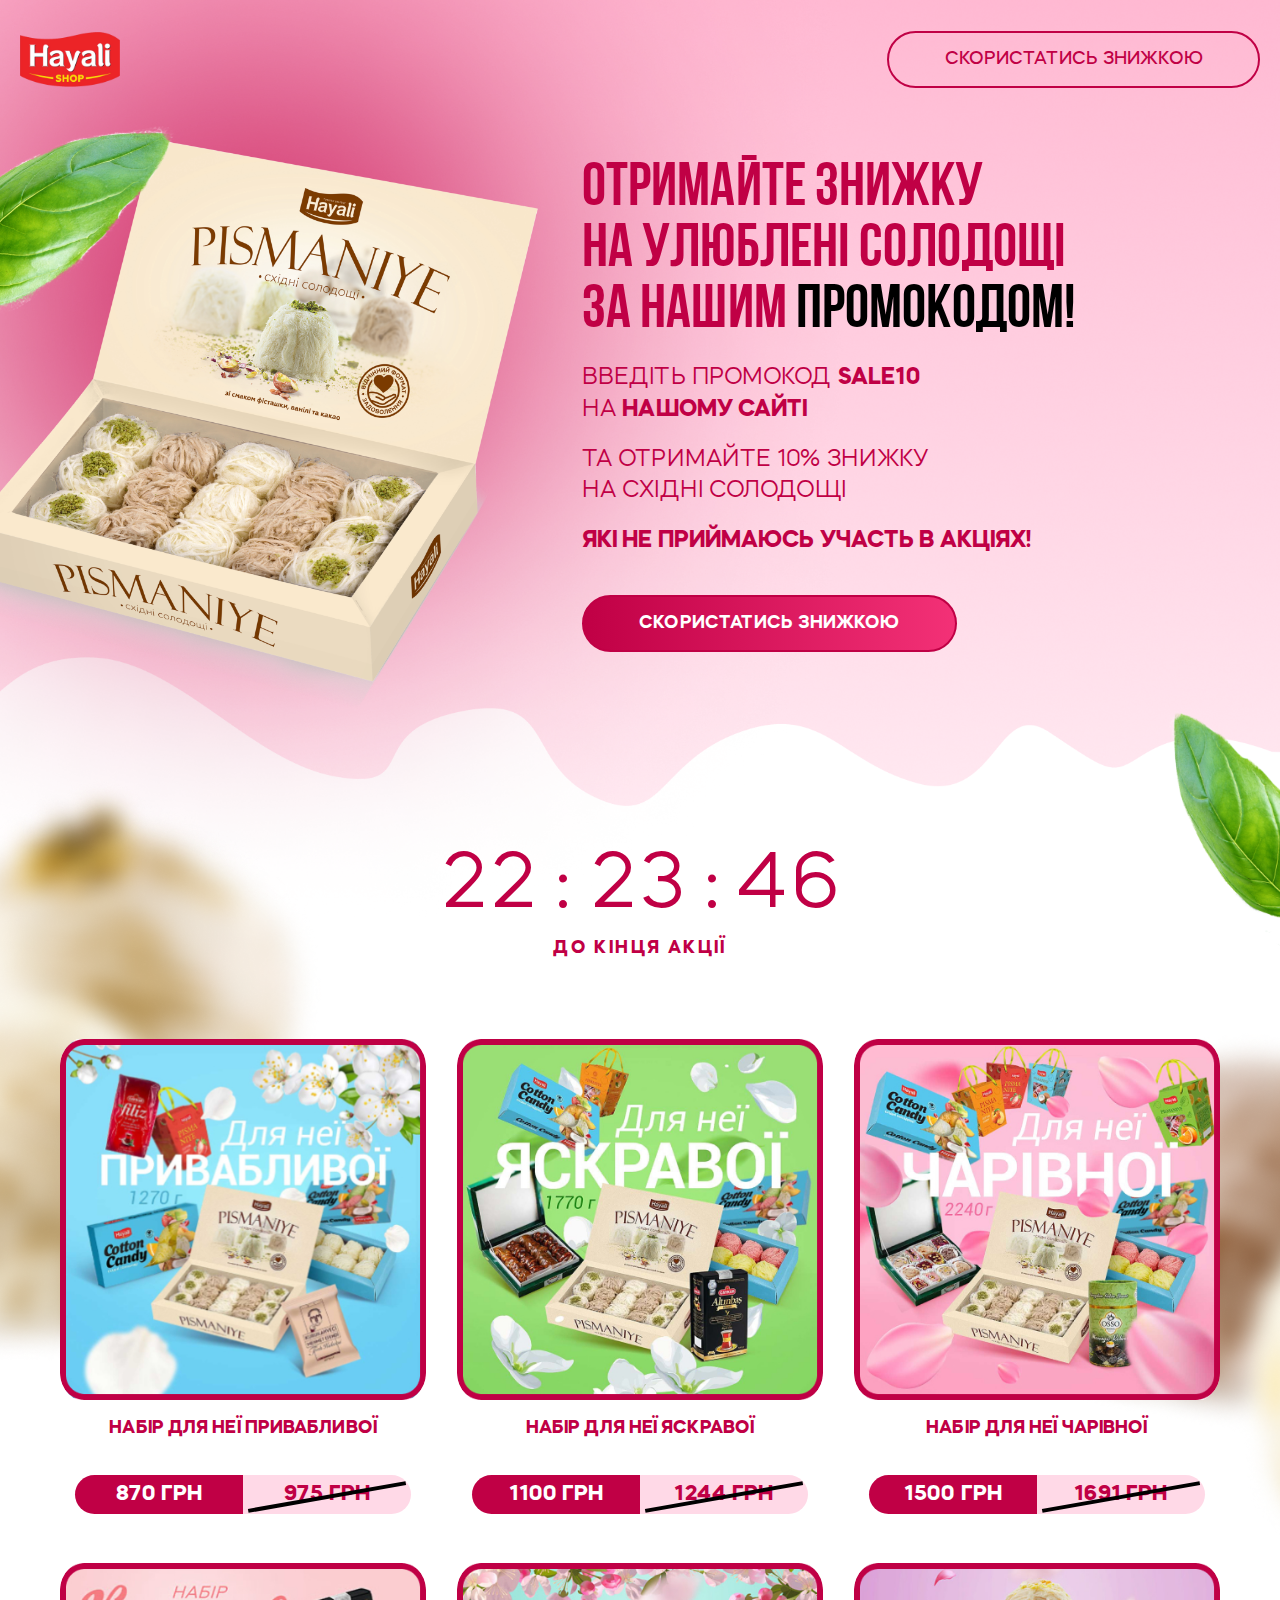
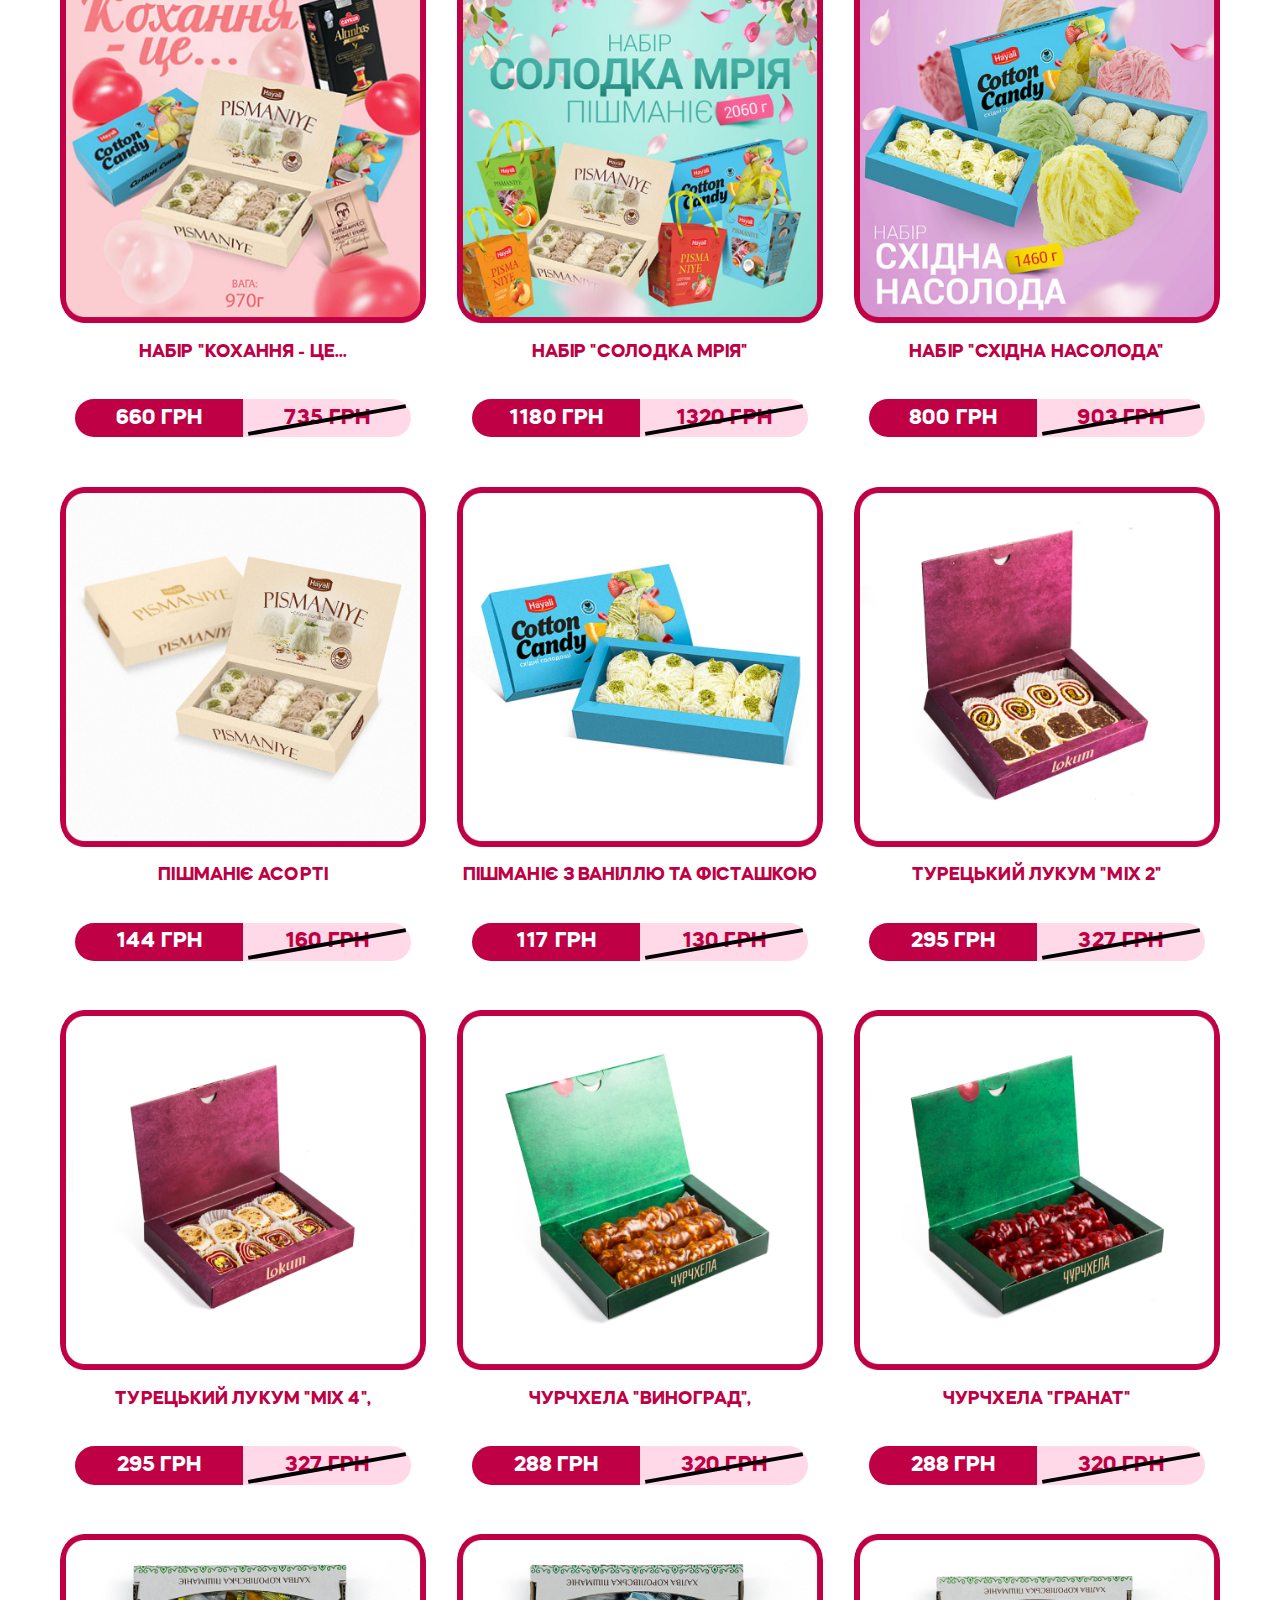
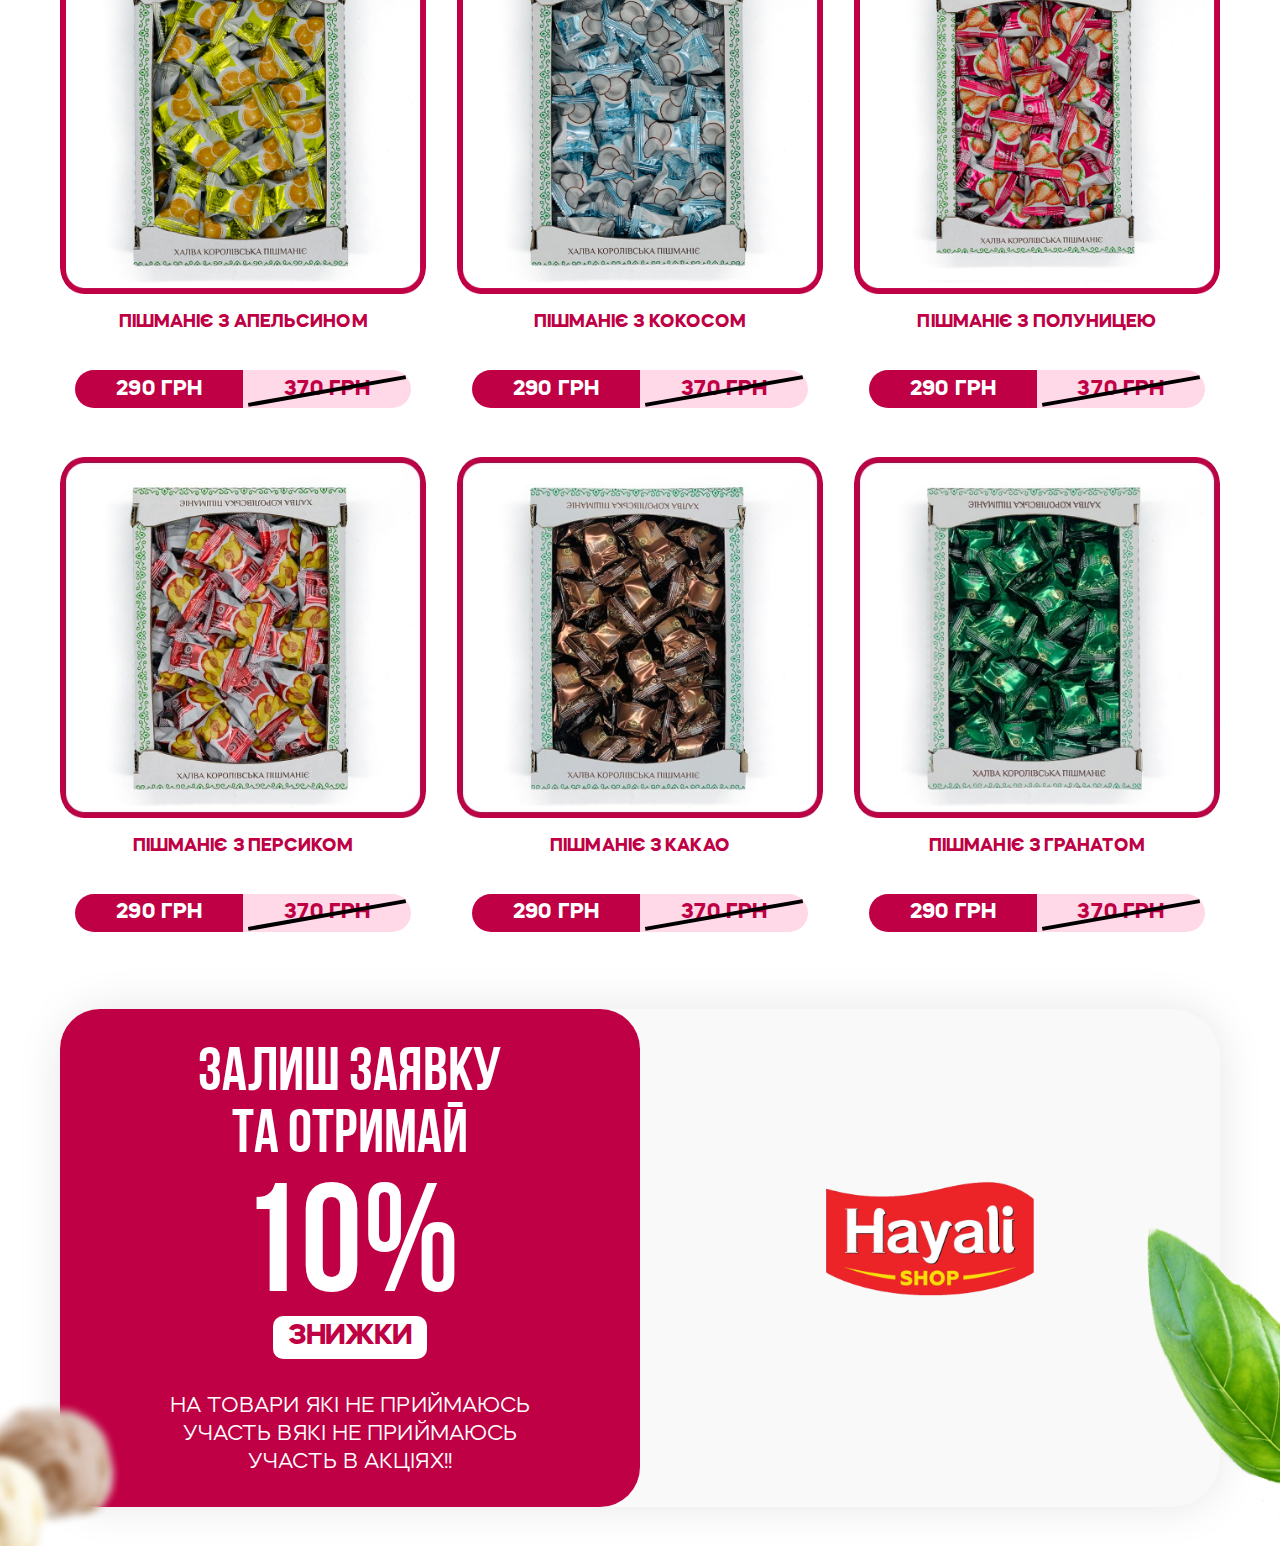
<file: index1.html>
<!DOCTYPE html>
<html>
  <head>
    <meta charset="utf-8" />
    <title>Hayali</title>
    <meta
      name="viewport"
      content="width=device-width, initial-scale=1, maximum-scale=1"
    />
    <!-- CSS -->
    <link rel="stylesheet" href="css/style.css" />
    <link rel="stylesheet" href="css/responsive.css" />
    <!-- Favicon -->
    <link rel="shortcut icon" type="image/png" href="" />
  </head>

  <body>
    <div class="page-wrapper position-relative">
      <header class="header position-absolute w-100">
        <div class="container">
          <div
            class="header__wrapper flex justify-between align-center"
          >
            <a href="#" class="logo">
              <img src="images/logo.png" alt="" />
            </a>
            <a href="#sale" class="btn sm-scroll"
              >Скористатись знижкою</a
            >
          </div>
        </div>
      </header>

      <main class="main">
        <section
          class="first-screen flex flex-column justify-center"
        >
          <div
            class="fs-img fs-img-4 position-absolute sm-hide"
          >
            <img src="images/4.png" alt="" />
          </div>
          <div class="fs-img fs-img-1 position-absolute">
            <img src="images/1.png" alt="" />
          </div>
          <div class="aside-img-1 position-absolute">
            <img src="images/2.png" alt="" />
          </div>
          <div class="aside-img-2 position-absolute">
            <img src="images/3.png" alt="" />
          </div>
          <div class="container">
            <div
              class="fs-content flex justify-end position-relative"
            >
              <div class="fs-content-item w-55">
                <span class="main-title text--uppercase"
                  >Отримайте знижку <br />на улюблені
                  солодощі <br />за нашим
                  <span>промокодом!</span></span
                >
                <p>
                  Введіть Промокод <span>SALE10</span>
                  <br />На <span>Нашому Сайті </span>
                </p>
                <p>
                  Та Отримайте 10% Знижку <br />На Східні
                  Солодощі
                </p>
                <p>
                  <span
                    >Які Не Приймаюсь Участь В Акціях!</span
                  >
                </p>
                <div class="btn-container mt-5 flex">
                  <a
                    href="#sale"
                    class="btn btn--red sm-scroll"
                    >Скористатись знижкою</a
                  >
                </div>
              </div>
            </div>
          </div>
        </section>

        <section
          class="section countdown position-relative"
        >
          <div
            class="aside-img-3 position-absolute sm-hide"
          >
            <img src="images/5.png" alt="" />
          </div>
          <div class="container">
            <!-- Таймер -->
            <div
              class="timer-container flex justify-center align-center"
            >
              <ul id="timer" class="timer flex">
                <li class="time-num">
                  <span class="hours">00</span>
                </li>
                <li class="seperator">:</li>
                <li class="time-num">
                  <span class="minutes">00</span>
                </li>
                <li class="seperator">:</li>
                <li class="time-num">
                  <span class="seconds">00</span>
                </li>
              </ul>
            </div>
            <!-- Таймер END-->
            <span
              class="h3 timer-subtitle text--uppercase text--center"
              >До кінця акції</span
            >
          </div>
        </section>

        <section class="products position-relative">
          <div
            class="aside-img-4 position-absolute sm-hide"
          >
            <img src="images/6.png" alt="" />
          </div>
          <div class="container">
            <div
              class="products__wrapper grid col-3 sm-col-2 mob-col-1"
            >
              <div class="item">
                <div class="product-card">
                  <div
                    class="product-img mb-2 js--popup"
                    data-modal="product-info-1"
                  >
                    <img
                      src="images/product/1.jpg"
                      alt=""
                    />
                    <div
                      class="hover-content position-absolute flex align-center justify-center flex-column"
                    >
                      <span>переглянути наповнення</span>
                      <div class="hover-icon">
                        <img
                          src="images/icons/1.png"
                          alt=""
                        />
                      </div>
                    </div>
                  </div>
                  <span
                    class="h3 product-title text--uppercase text--center"
                    >НАБІР ДЛЯ НЕЇ ПРИВАБЛИВОЇ</span
                  >
                  <div class="price-wrapper flex mt-2">
                    <div class="price-item w-50">
                      <span class="price">870 ГРН</span>
                    </div>
                    <div class="price-item w-50">
                      <span class="price old-price"
                        >975 ГРН</span
                      >
                    </div>
                  </div>
                  <!-- Product-info popup -->
                  <div
                    class="popup-window"
                    id="product-info-1"
                  >
                    <span class="close-popup"></span>
                    <div class="popup__content">
                      <span>У наборі 7 позицій:</span>
                      <ol class="mt-3 mb-3">
                        <li>
                          Подарункова асорті пішманіє
                          (фісташка, ваніль, какао) 250г
                        </li>
                        <li>
                          Пішманіє асорті зі смаком кавуна
                          та дині 210г
                        </li>
                        <li>
                          Пішманіє асорті зі смаком
                          апельсина та полуниці 210г
                        </li>
                        <li>
                          Пішманіє асорті зі смаком персика
                          та зеленого яблука 210г
                        </li>
                        <li>
                          Пішманіє з полуницею в глазурі
                          190г
                        </li>
                        <li>
                          Кава для турки Mehmet Efendi 100г
                        </li>
                        <li>
                          Турецький Чай "Чайкур Filiz" 200г
                        </li>
                      </ol>
                      <span> Вага – 1270 г </span>
                      <span
                        >Термін зберігання: 6 місяців</span
                      >
                    </div>
                  </div>
                </div>
              </div>
              <div class="item">
                <div class="product-card">
                  <div
                    class="product-img mb-2 js--popup"
                    data-modal="product-info-2"
                  >
                    <img
                      src="images/product/2.jpg"
                      alt=""
                    />
                    <div
                      class="hover-content position-absolute flex align-center justify-center flex-column"
                    >
                      <span>переглянути наповнення</span>
                      <div class="hover-icon">
                        <img
                          src="images/icons/1.png"
                          alt=""
                        />
                      </div>
                    </div>
                  </div>
                  <span
                    class="h3 product-title text--uppercase text--center"
                    >НАБІР ДЛЯ НЕЇ яскравої</span
                  >
                  <div class="price-wrapper flex mt-2">
                    <div class="price-item w-50">
                      <span class="price">1100 ГРН</span>
                    </div>
                    <div class="price-item w-50">
                      <span class="price old-price"
                        >1244 ГРН</span
                      >
                    </div>
                  </div>
                  <!-- Product-info popup -->
                  <div
                    class="popup-window"
                    id="product-info-2"
                  >
                    <span class="close-popup"></span>
                    <div class="popup__content">
                      <span>У наборі 7 позицій:</span>
                      <ol class="mt-3 mb-3">
                        <li>Чурчхела турецька 400г</li>
                        <li>
                          Подарункова асорті пішманіє
                          (фісташка, ваніль, какао) 250г
                        </li>
                        <li>
                          Пішманіє асорті зі смаком кавуна
                          та дині 210г
                        </li>
                        <li>
                          Пішманіє асорті зі смаком кокоса
                          та зеленого яблука 210г
                        </li>
                        <li>
                          Пішманіє асорті зі смаком
                          апельсина та полуниці 210г
                        </li>
                        <li>
                          Пішманіє з апельсином в глазурі
                          190г
                        </li>
                        <li>
                          Турецький Чай "Чайкур Altinbas"
                          200г
                        </li>
                      </ol>
                      <span>Вага – 1770 г</span>
                      <span
                        >Термін зберігання: 6 місяців</span
                      >
                    </div>
                  </div>
                </div>
              </div>
              <div class="item">
                <div class="product-card">
                  <div
                    class="product-img mb-2 js--popup"
                    data-modal="product-info-3"
                  >
                    <img
                      src="images/product/3.jpg"
                      alt=""
                    />
                    <div
                      class="hover-content position-absolute flex align-center justify-center flex-column"
                    >
                      <span>переглянути наповнення</span>
                      <div class="hover-icon">
                        <img
                          src="images/icons/1.png"
                          alt=""
                        />
                      </div>
                    </div>
                  </div>
                  <span
                    class="h3 product-title text--uppercase text--center"
                    >НАБІР ДЛЯ НЕЇ чарівної</span
                  >
                  <div class="price-wrapper flex mt-2">
                    <div class="price-item w-50">
                      <span class="price">1500 ГРН</span>
                    </div>
                    <div class="price-item w-50">
                      <span class="price old-price"
                        >1691 ГРН</span
                      >
                    </div>
                  </div>
                  <!-- Product-info popup -->
                  <div
                    class="popup-window"
                    id="product-info-3"
                  >
                    <span class="close-popup"></span>
                    <div class="popup__content">
                      <span>У наборі 10 позицій:</span>
                      <ol class="mt-3 mb-3">
                        <li>Лукум турецький MIX 300г</li>
                        <li>
                          Подарункова асорті пішманіє
                          (фісташка, ваніль, какао) 250г
                        </li>
                        <li>
                          Пішманіє асорті зі смаком граната
                          та дині 210г
                        </li>
                        <li>
                          Пішманіє асорті зі смаком кокоса
                          та апельсина 210г
                        </li>
                        <li>
                          Пішманіє асорті зі смаком полуниці
                          та зеленого яблука 210г
                        </li>
                        <li>
                          Пішманіє з кокосом в глазурі 190г
                        </li>
                        <li>
                          Пішманіє з полуницею в глазурі
                          190г
                        </li>
                        <li>
                          Пішманіє з персиком в глазурі 190г
                        </li>
                        <li>
                          Пішманіє з апельсином в глазурі
                          190г
                        </li>
                        <li>
                          Мелена кава Osso в тубусі 200г
                          *(на вибір)
                        </li>
                      </ol>
                      <span>Вага – 2240 г</span>
                      <span
                        >Термін зберігання: 6 місяців</span
                      >
                    </div>
                  </div>
                </div>
              </div>
              <div class="item">
                <div class="product-card">
                  <div
                    class="product-img mb-2 js--popup"
                    data-modal="product-info-4"
                  >
                    <img
                      src="images/product/4.jpg"
                      alt=""
                    />
                    <div
                      class="hover-content position-absolute flex align-center justify-center flex-column"
                    >
                      <span>переглянути наповнення</span>
                      <div class="hover-icon">
                        <img
                          src="images/icons/1.png"
                          alt=""
                        />
                      </div>
                    </div>
                  </div>
                  <span
                    class="h3 product-title text--uppercase text--center"
                    >НАБІР "КОХАННЯ - ЦЕ...</span
                  >
                  <div class="price-wrapper flex mt-2">
                    <div class="price-item w-50">
                      <span class="price">660 ГРН</span>
                    </div>
                    <div class="price-item w-50">
                      <span class="price old-price"
                        >735 ГРН</span
                      >
                    </div>
                  </div>
                  <!-- Product-info popup -->
                  <div
                    class="popup-window"
                    id="product-info-4"
                  >
                    <span class="close-popup"></span>
                    <div class="popup__content">
                      <span>У наборі 5 позицій:</span>
                      <ol class="mt-3 mb-3">
                        <li>
                          Подарункова асорті пішманіє
                          (фісташка, ваніль, какао) 250г
                        </li>
                        <li>
                          Пішманіє асорті зі смаком кавуна
                          та дині 210г
                        </li>
                        <li>
                          Пішманіє асорті зі смаком полуниці
                          та зеленого яблука 210г
                        </li>
                        <li>
                          Турецький Чай "Чайкур Alt?nbas"
                          200г
                        </li>
                        <li>
                          Кава для турки Mehmet Efendi 100г
                        </li>
                      </ol>
                      <span>Вага – 970 г</span>
                      <span
                        >Термін зберігання: 6 місяців</span
                      >
                    </div>
                  </div>
                </div>
              </div>
              <div class="item">
                <div class="product-card">
                  <div
                    class="product-img mb-2 js--popup"
                    data-modal="product-info-5"
                  >
                    <img
                      src="images/product/5.jpg"
                      alt=""
                    />
                    <div
                      class="hover-content position-absolute flex align-center justify-center flex-column"
                    >
                      <span>переглянути наповнення</span>
                      <div class="hover-icon">
                        <img
                          src="images/icons/1.png"
                          alt=""
                        />
                      </div>
                    </div>
                  </div>
                  <span
                    class="h3 product-title text--uppercase text--center"
                    >НАБІР "СОЛОДКА МРІЯ"</span
                  >
                  <div class="price-wrapper flex mt-2">
                    <div class="price-item w-50">
                      <span class="price">1180 ГРН</span>
                    </div>
                    <div class="price-item w-50">
                      <span class="price old-price"
                        >1320 ГРН</span
                      >
                    </div>
                  </div>
                  <!-- Product-info popup -->
                  <div
                    class="popup-window"
                    id="product-info-5"
                  >
                    <span class="close-popup"></span>
                    <div class="popup__content">
                      <span>У наборі 10 позицій:</span>
                      <ol class="mt-3 mb-3">
                        <li>
                          Пішманіє асорті (ваніль, какао,
                          фісташка) 250 г - 1шт.
                        </li>
                        <li>
                          Пішманіє з кокосом в глазурі 190 г
                          - 1шт.
                        </li>
                        <li>
                          Пішманіє з апельсином в глазурі
                          190 г - 1шт.
                        </li>
                        <li>
                          Пішманіє з персиком в глазурі 190
                          г - 1шт.
                        </li>
                        <li>
                          Пішманіє з полуницею в глазурі 190
                          г - 1шт.
                        </li>
                        <li>
                          Пішманіє з кокосом 210г - 1шт.
                        </li>
                        <li>
                          Пішманіє з динею 210г - 1шт.
                        </li>
                        <li>
                          Пішманіє з гранатом 210г - 1шт.
                        </li>
                        <li>
                          Пішманіє з апельсином 210г - 1шт.
                        </li>
                        <li>
                          Пішманіє з полуницею 210г - 1шт.
                        </li>
                      </ol>
                      <span>Вага – 2060 г</span>
                      <span
                        >Термін зберігання: 6 місяців</span
                      >
                    </div>
                  </div>
                </div>
              </div>
              <div class="item">
                <div class="product-card">
                  <div
                    class="product-img mb-2 js--popup"
                    data-modal="product-info-6"
                  >
                    <img
                      src="images/product/6.jpg"
                      alt=""
                    />
                    <div
                      class="hover-content position-absolute flex align-center justify-center flex-column"
                    >
                      <span>переглянути наповнення</span>
                      <div class="hover-icon">
                        <img
                          src="images/icons/1.png"
                          alt=""
                        />
                      </div>
                    </div>
                  </div>
                  <span
                    class="h3 product-title text--uppercase text--center"
                    >НАБІР "СХІДНА НАСОЛОДА"</span
                  >
                  <div class="price-wrapper flex mt-2">
                    <div class="price-item w-50">
                      <span class="price">800 ГРН</span>
                    </div>
                    <div class="price-item w-50">
                      <span class="price old-price"
                        >903 ГРН</span
                      >
                    </div>
                  </div>
                  <!-- Product-info popup -->
                  <div
                    class="popup-window"
                    id="product-info-6"
                  >
                    <span class="close-popup"></span>
                    <div class="popup__content">
                      <span>У наборі 7 позицій:</span>
                      <ol class="mt-3 mb-3">
                        <li>
                          Пішманіє з ваніллю та фісташкою
                          200г - 1 шт.
                        </li>
                        <li>
                          Пішманіє з кокосом 210 г - 1 шт.
                        </li>
                        <li>
                          Пішманіє асорті (ваніль та какао)
                          210 г - 1 шт.
                        </li>
                        <li>
                          Пішманіє асорті (диня та гранат)
                          210 г - 1 шт.
                        </li>
                        <li>
                          Пішманіє з полуницею 210 г - 1 шт.
                        </li>
                        <li>
                          Пішманіє з зеленим яблуком 210г -
                          1 шт.
                        </li>
                        <li>
                          Пішманіє з апельсином 210г - 1 шт.
                        </li>
                      </ol>
                      <span>Вага – 1460 г</span>
                      <span
                        >Термін зберігання: 6 місяців</span
                      >
                    </div>
                  </div>
                </div>
              </div>
              <div class="item">
                <div class="product-card">
                  <div class="product-img mb-2">
                    <img
                      src="images/product/7.jpg"
                      alt=""
                    />
                  </div>
                  <span
                    class="h3 product-title text--uppercase text--center"
                    >ПІШМАНІЄ АСОРТІ</span
                  >
                  <div class="price-wrapper flex mt-2">
                    <div class="price-item w-50">
                      <span class="price">144 ГРН</span>
                    </div>
                    <div class="price-item w-50">
                      <span class="price old-price"
                        >160 ГРН</span
                      >
                    </div>
                  </div>
                </div>
              </div>
              <div class="item">
                <div class="product-card">
                  <div class="product-img mb-2">
                    <img
                      src="images/product/8.jpg"
                      alt=""
                    />
                  </div>
                  <span
                    class="h3 product-title text--uppercase text--center"
                    >Пішманіє з ваніллю та фісташкою</span
                  >
                  <div class="price-wrapper flex mt-2">
                    <div class="price-item w-50">
                      <span class="price">117 ГРН</span>
                    </div>
                    <div class="price-item w-50">
                      <span class="price old-price"
                        >130 ГРН</span
                      >
                    </div>
                  </div>
                </div>
              </div>
              <div class="item">
                <div class="product-card">
                  <div class="product-img mb-2">
                    <img
                      src="images/product/9.jpg"
                      alt=""
                    />
                  </div>
                  <span
                    class="h3 product-title text--uppercase text--center"
                    >Турецький лукум "MIX 2"</span
                  >
                  <div class="price-wrapper flex mt-2">
                    <div class="price-item w-50">
                      <span class="price">295 ГРН</span>
                    </div>
                    <div class="price-item w-50">
                      <span class="price old-price"
                        >327 ГРН</span
                      >
                    </div>
                  </div>
                </div>
              </div>
              <div class="item">
                <div class="product-card">
                  <div class="product-img mb-2">
                    <img
                      src="images/product/10.jpg"
                      alt=""
                    />
                  </div>
                  <span
                    class="h3 product-title text--uppercase text--center"
                    >Турецький лукум "MIX 4",</span
                  >
                  <div class="price-wrapper flex mt-2">
                    <div class="price-item w-50">
                      <span class="price">295 ГРН</span>
                    </div>
                    <div class="price-item w-50">
                      <span class="price old-price"
                        >327 ГРН</span
                      >
                    </div>
                  </div>
                </div>
              </div>
              <div class="item">
                <div class="product-card">
                  <div class="product-img mb-2">
                    <img
                      src="images/product/11.jpg"
                      alt=""
                    />
                  </div>
                  <span
                    class="h3 product-title text--uppercase text--center"
                    >чурчхела "Виноград",</span
                  >
                  <div class="price-wrapper flex mt-2">
                    <div class="price-item w-50">
                      <span class="price">288 ГРН</span>
                    </div>
                    <div class="price-item w-50">
                      <span class="price old-price"
                        >320 ГРН</span
                      >
                    </div>
                  </div>
                </div>
              </div>
              <div class="item">
                <div class="product-card">
                  <div class="product-img mb-2">
                    <img
                      src="images/product/12.jpg"
                      alt=""
                    />
                  </div>
                  <span
                    class="h3 product-title text--uppercase text--center"
                    >чурчхела "Гранат"</span
                  >
                  <div class="price-wrapper flex mt-2">
                    <div class="price-item w-50">
                      <span class="price">288 ГРН</span>
                    </div>
                    <div class="price-item w-50">
                      <span class="price old-price"
                        >320 ГРН</span
                      >
                    </div>
                  </div>
                </div>
              </div>
              <div class="item">
                <div class="product-card">
                  <div class="product-img mb-2">
                    <img
                      src="images/product/13.jpg"
                      alt=""
                    />
                  </div>
                  <span
                    class="h3 product-title text--uppercase text--center"
                    >Пішманіє з апельсином</span
                  >
                  <div class="price-wrapper flex mt-2">
                    <div class="price-item w-50">
                      <span class="price">290 ГРН</span>
                    </div>
                    <div class="price-item w-50">
                      <span class="price old-price"
                        >370 ГРН</span
                      >
                    </div>
                  </div>
                </div>
              </div>
              <div class="item">
                <div class="product-card">
                  <div class="product-img mb-2">
                    <img
                      src="images/product/14.jpg"
                      alt=""
                    />
                  </div>
                  <span
                    class="h3 product-title text--uppercase text--center"
                    >Пішманіє з кокосом</span
                  >
                  <div class="price-wrapper flex mt-2">
                    <div class="price-item w-50">
                      <span class="price">290 ГРН</span>
                    </div>
                    <div class="price-item w-50">
                      <span class="price old-price"
                        >370 ГРН</span
                      >
                    </div>
                  </div>
                </div>
              </div>
              <div class="item">
                <div class="product-card">
                  <div class="product-img mb-2">
                    <img
                      src="images/product/15.jpg"
                      alt=""
                    />
                  </div>
                  <span
                    class="h3 product-title text--uppercase text--center"
                    >Пішманіє з полуницею</span
                  >
                  <div class="price-wrapper flex mt-2">
                    <div class="price-item w-50">
                      <span class="price">290 ГРН</span>
                    </div>
                    <div class="price-item w-50">
                      <span class="price old-price"
                        >370 ГРН</span
                      >
                    </div>
                  </div>
                </div>
              </div>
              <div class="item">
                <div class="product-card">
                  <div class="product-img mb-2">
                    <img
                      src="images/product/16.jpg"
                      alt=""
                    />
                  </div>
                  <span
                    class="h3 product-title text--uppercase text--center"
                    >ПІШМАНІЄ З персиком</span
                  >
                  <div class="price-wrapper flex mt-2">
                    <div class="price-item w-50">
                      <span class="price">290 ГРН</span>
                    </div>
                    <div class="price-item w-50">
                      <span class="price old-price"
                        >370 ГРН</span
                      >
                    </div>
                  </div>
                </div>
              </div>
              <div class="item">
                <div class="product-card">
                  <div class="product-img mb-2">
                    <img
                      src="images/product/17.jpg"
                      alt=""
                    />
                  </div>
                  <span
                    class="h3 product-title text--uppercase text--center"
                    >ПІШМАНІЄ З Какао</span
                  >
                  <div class="price-wrapper flex mt-2">
                    <div class="price-item w-50">
                      <span class="price">290 ГРН</span>
                    </div>
                    <div class="price-item w-50">
                      <span class="price old-price"
                        >370 ГРН</span
                      >
                    </div>
                  </div>
                </div>
              </div>
              <div class="item">
                <div class="product-card">
                  <div class="product-img mb-2">
                    <img
                      src="images/product/18.jpg"
                      alt=""
                    />
                  </div>
                  <span
                    class="h3 product-title text--uppercase text--center"
                    >ПІШМАНІЄ З гранатом</span
                  >
                  <div class="price-wrapper flex mt-2">
                    <div class="price-item w-50">
                      <span class="price">290 ГРН</span>
                    </div>
                    <div class="price-item w-50">
                      <span class="price old-price"
                        >370 ГРН</span
                      >
                    </div>
                  </div>
                </div>
              </div>
            </div>
          </div>
        </section>

        <section
          class="section sale position-relative"
          id="sale"
        >
          <div class="aside-img-5 position-absolute">
            <img src="images/7.png" alt="" />
          </div>
          <div class="aside-img-6 position-absolute">
            <img src="images/3.png" alt="" />
          </div>
          <div class="container">
            <div
              class="sale__wrapper grid col-2 align-center sm-col-1"
            >
              <div class="item">
                <div
                  class="sale-info flex flex-column align-center"
                >
                  <span
                    class="sale-title text--uppercase text--center"
                    >Залиш заявку <br />та отримай</span
                  >
                  <span
                    class="sale-index text--uppercase text--center"
                    >10%</span
                  >
                  <span
                    class="sale-index-text text--uppercase text--center"
                    >знижки</span
                  >
                  <p>
                    на товари Які Не Приймаюсь Участь ВЯкі
                    Не Приймаюсь Участь В Акціях!!
                  </p>
                </div>
              </div>
              <div class="item">
                <div
                  class="sale-feedback position-relative"
                >
                  <a href="#" class="logo">
                    <img src="images/logo.png" alt="" />
                  </a>
                  <div>
                    <script id="salesdrive_forms_params_2">
                      const salesdrive_forms_params_2 = {
                        id: "2",
                        hash: "MlRNokKG01h4eu4w_5DoOO986Tyu0Wia",
                        modal: "n",
                        locale: "ua",
                        defaults: {
                          submit: "",
                          "sd-form-title": "",
                          lName: "",
                          fName: "",
                          phone: "+380",
                        },
                      };
                    </script>
                    <script
                      forms-id="2"
                      id="salesdriveforms_script"
                      async="async"
                      src="https://static.salesdrive.me/salesdriveforms/assets/js/salesdriveforms.js"
                    ></script>
                  </div>
                </div>
              </div>
            </div>
          </div>
        </section>
      </main>
      <div class="popup-overlay"></div>
    </div>
    <div id="myModal" class="modal">
      <div class="modal-content">
        <div class="modal-header">
          <h2 class="main-title text--uppercase">
            Пропонуємо<button
              class="close"
              aria-label="Close"
            >
              &times;
            </button>
          </h2>
        </div>
        <div class="modal-body">
          <div class="left wisible">
            <img src="./images/img13.png" />
            <img src="./images/img14.png" />
            <img src="./images/img15.png" />
            <img src="./images/img16.png" />
            <img src="./images/img18.png" />
            <img src="./images/img19.png" />
          </div>
          <div class="wisible-mob">
            <img src="./images/img13.png" />
          </div>
          <div class="sale-wrap">
            <div class="right">
              <!-- <p class="text--uppercase text--center"> -->
              <p class="text--uppercase text--center">
                Супер ціна
              </p>
            </div>
            <p class="price_sale">60 грн</p>
          </div>
        </div>
        <div class="ml">
          <p class="main-title text--uppercase uno">
            Пішманіє <span class="ml"> 200 г</span>
          </p>
          <p
            class="main-title text--uppercase tho wisible-mob"
          >
            Пішманіє з полуницею
            <span class="ml"> 200г</span>
          </p>
        </div>
        <div class="modal-footer">
          <button
            onclick="location.href='https:hayali.store/ua/catalog/Shidni-solodoschi/Pishmanie-z-poluniceyu-200-g'"
            class="btn-container flex btn btn--red sm-scroll"
          >
            Перейти на сайт
          </button>
        </div>
      </div>
    </div>

    <script>
      // Отримуємо модальне вікно
      const modal = document.getElementById("myModal");

      // Функція, яка відкриває модальне вікно
      function openModal() {
        modal.style.display = "block";
      }

      // Встановлюємо затримку в 5 секунд перед викликом функції openModal
      setTimeout(openModal, 3000);
    </script>
    <script src="js/jquery-3.2.0.min.js"></script>
    <script src="js/jquery.countdown.js"></script>
    <script src="js/custom.js"></script>
  </body>
</html>
</file>
<file: css/style.css>
/* ===== IMPORTED STYLE ===== */
@font-face {
  font-family: "Mazzard L";
  src: url("../fonts/mazzard/MazzardL-ExtraBold.woff2")
      format("woff2"),
    url("../fonts/mazzard/MazzardL-ExtraBold.woff")
      format("woff");
  font-weight: 800;
  font-style: normal;
  font-display: swap;
}
@font-face {
  font-family: "Mazzard M";
  src: url("../fonts/mazzard/MazzardM-Bold.woff2")
      format("woff2"),
    url("../fonts/mazzard/MazzardM-Bold.woff")
      format("woff");
  font-weight: bold;
  font-style: normal;
  font-display: swap;
}
@font-face {
  font-family: "Mazzard M";
  src: url("../fonts/mazzard/MazzardM-Medium.woff2")
      format("woff2"),
    url("../fonts/mazzard/MazzardM-Medium.woff")
      format("woff");
  font-weight: 500;
  font-style: normal;
  font-display: swap;
}
@font-face {
  font-family: "Mazzard L";
  src: url("../fonts/mazzard/MazzardL-Regular.woff2")
      format("woff2"),
    url("../fonts/mazzard/MazzardL-Regular.woff")
      format("woff");
  font-weight: normal;
  font-style: normal;
  font-display: swap;
}
@font-face {
  font-family: "Mazzard L";
  src: url("../fonts/mazzard/MazzardL-Light.woff2")
      format("woff2"),
    url("../fonts/mazzard/MazzardL-Light.woff")
      format("woff");
  font-weight: 300;
  font-style: normal;
  font-display: swap;
}
@font-face {
  font-family: "bebas_neue_cyrillicregular";
  src: url("../fonts/bebasNeue/bebas_neue-webfont.woff2")
      format("woff2"),
    url("../fonts/bebasNeue/bebas_neue-webfont.woff")
      format("woff");
  font-weight: normal;
  font-style: normal;
  font-display: swap;
}

/* ===== IMPORTED STYLE END ===== */

/* ===== RESET STYLE ===== */
* {
  box-sizing: border-box;
  -webkit-box-sizing: border-box;
  -moz-box-sizing: border-box;
  margin: 0;
  padding: 0;
}
html,
body,
div,
span,
object,
iframe,
h1,
h2,
h3,
h4,
h5,
h6,
p,
blockquote,
a,
abbr,
acronym,
address,
big,
cite,
code,
del,
em,
img,
small,
strike,
strong,
sub,
sup,
var,
b,
i,
dl,
dt,
dd,
ol,
ul,
li,
fieldset,
form,
label,
legend,
table,
caption,
tbody,
tr,
th,
td,
article,
aside,
canvas,
details,
embed,
figure,
figcaption,
footer,
header,
main,
menu,
nav,
output,
section,
summary,
time,
mark,
audio,
video {
  font: inherit;
  border: 0px currentColor;
  border-image: none;
  vertical-align: baseline;
  font-size-adjust: inherit;
  font-stretch: inherit;
}
article,
aside,
figcaption,
figure,
footer,
header,
menu,
nav,
section,
body,
main,
section {
  display: block;
}
sub,
sup {
  font-size: 75%;
  line-height: 0;
  position: relative;
}
sup {
  top: -0.5em;
}
sub {
  bottom: -0.25em;
}
ol[class],
ul[class],
ol li[class],
ul li[class] {
  list-style: none;
}
blockquote,
q {
  quotes: none;
}
blockquote::before,
blockquote::after,
q::before,
q::after {
  content: none;
}
table {
  border-collapse: collapse;
  border-spacing: 0;
}
a {
  text-decoration: none;
  -webkit-tap-highlight-color: rgba(0, 0, 0, 0);
  -webkit-tap-highlight-color: transparent;
  outline: none !important;
}
a:hover,
a:focus,
.btn:hover,
.btn:focus,
button:hover,
button:focus {
  text-decoration: none;
  outline: none;
}
body {
  -webkit-text-size-adjust: none;
  -webkit-overflow-scrolling: touch;
}
input,
button,
select {
  border: none;
  outline: none;
  -webkit-appearance: none;
  -moz-appearance: none;
  appearance: none;
}
select::ms-expand {
  display: none;
}
input::-ms-clear {
  display: none;
}
img {
  display: block;
  max-width: 100%;
}
/* ===== RESET STYLE END ===== */

/* ===== Theme default ===== */
:root {
  --black: #000;
  --white: #fff;
  --main-color: #c00045;
}
html {
  font-size: 10px;
  height: 100%;
}
body {
  background: #fff;
  font-weight: normal;
  font-family: "Mazzard L";
  font-size: 1.6rem;
  letter-spacing: 0.1px;
  line-height: 1.5;
  -webkit-font-smoothing: antialiased;
  -webkit-text-size-adjust: 100%;
  overflow-x: hidden;
  color: #000;
  height: 100%;
}
.page-wrapper {
  display: flex;
  flex-direction: column;
  justify-content: space-between;
  height: 100%;
}

svg {
  width: 100%;
  height: 100%;
  display: block;
}

input::-webkit-input-placeholder {
  opacity: 1;
  transition: opacity 0.3s ease;
}
input::-moz-placeholder {
  opacity: 1;
  transition: opacity 0.3s ease;
}
input:-moz-placeholder {
  opacity: 1;
  transition: opacity 0.3s ease;
}
input:-ms-input-placeholder {
  opacity: 1;
  transition: opacity 0.3s ease;
}
input:focus::-webkit-input-placeholder {
  opacity: 0;
  transition: opacity 0.3s ease;
}
input:focus::-moz-placeholder {
  opacity: 0;
  transition: opacity 0.3s ease;
}
input:focus:-moz-placeholder {
  opacity: 0;
  transition: opacity 0.3s ease;
}
input:focus:-ms-input-placeholder {
  opacity: 0;
  transition: opacity 0.3s ease;
}

textarea::-webkit-input-placeholder {
  opacity: 1;
  transition: opacity 0.3s ease;
}
textarea::-moz-placeholder {
  opacity: 1;
  transition: opacity 0.3s ease;
}
textarea:-moz-placeholder {
  opacity: 1;
  transition: opacity 0.3s ease;
}
textarea:-ms-input-placeholder {
  opacity: 1;
  transition: opacity 0.3s ease;
}
textarea:focus::-webkit-input-placeholder {
  opacity: 0;
  transition: opacity 0.3s ease;
}
textarea:focus::-moz-placeholder {
  opacity: 0;
  transition: opacity 0.3s ease;
}
textarea:focus:-moz-placeholder {
  opacity: 0;
  transition: opacity 0.3s ease;
}
textarea:focus:-ms-input-placeholder {
  opacity: 0;
  transition: opacity 0.3s ease;
}

input,
textarea {
  width: 100%;
  border: 1px solid transparent;
  outline: none;
  resize: none;
}
input:-webkit-autofill {
  transition: all 5000s ease-in-out 0s;
}

a {
  position: relative;
  color: inherit;
  transition: 0.25s;
}
a:hover {
  transition: 0.25s;
}

b,
strong {
  font-weight: bold;
}

p {
  line-height: 1.5;
}

p:not(:last-child) {
  margin-bottom: 1em;
}
ul:not([class]) li,
ol:not([class]) li {
  margin-bottom: 1em;
}
ul:not([class]),
ol:not([class]) {
  padding-left: 20px;
  margin-bottom: 20px;
}
p a:hover,
ul:not([class]) li a:hover,
ol:not([class]) li a:hover {
  text-decoration: none;
}
p a,
ul:not([class]) li a,
ol:not([class]) li a {
  color: red;
  text-decoration: underline;
}
table {
  width: 100%;
  margin: 3rem 0;
  border-collapse: collapse;
  border-spacing: 0;
}
table tr {
  border: 1px solid #ddd;
}
table th,
table td {
  padding: 1rem;
  text-align: center;
  border-right: 1px solid #ccc;
}
table th {
  text-transform: uppercase;
  background: rgba(0, 0, 0, 0.12);
  font-weight: bold;
}

/* Flexbox */
.flex {
  display: flex;
}
.inline-flex {
  display: inline-flex;
}
.flex-wrap {
  flex-wrap: wrap;
}
.flex-column {
  flex-direction: column;
}
.align-center {
  align-items: center;
}
.align-end {
  align-items: flex-end;
}
.align-start {
  align-items: flex-start;
}
.justify-center {
  justify-content: center;
}
.justify-end {
  justify-content: flex-end;
}
.justify-start {
  justify-content: flex-start;
}
.justify-between {
  justify-content: space-between;
}
/* // Flexbox */

/* CSS Grid */
.grid {
  display: grid;
}
.col-2 {
  grid-template-columns: repeat(2, 1fr);
}
.col-3 {
  grid-template-columns: repeat(3, 1fr);
}
.col-4 {
  grid-template-columns: repeat(4, 1fr);
}
.col-5 {
  grid-template-columns: repeat(5, 1fr);
}
.grid-col-1 {
  grid-column: span 1;
}
.grid-row-1 {
  grid-row: span 1;
}
.grid-col-2 {
  grid-column: span 2;
}
.grid-row-2 {
  grid-row: span 2;
}
.grid-col-3 {
  grid-column: span 3;
}
.grid-row-3 {
  grid-row: span 3;
}
.grid-col-4 {
  grid-column: span 4;
}
.grid-row-4 {
  grid-row: span 4;
}
.grid-col-5 {
  grid-column: span 5;
}
.grid-row-5 {
  grid-row: span 5;
}

.gap-1 {
  gap: 1rem;
}
.gap-2 {
  gap: 2rem;
}
.gap-3 {
  gap: 3rem;
}
.gap-4 {
  gap: 4rem;
}
.gap-5 {
  gap: 5rem;
}
/* // CSS Grid */

.svg-library {
  display: none;
}

.container {
  width: 100%;
  max-width: 1495px;
  min-width: 300px;
  margin: 0 auto;
  padding: 0 20px;
  position: relative;
}

.red {
  border: 1px solid red;
}
.blue {
  border: 1px solid blue;
}
.green {
  border: 1px solid green;
}

.mobile-btn {
  display: none;
}

.noscroll {
  overflow: hidden;
}

.mobile-menu__content {
  display: none;
}

.text--uppercase {
  text-transform: uppercase;
}
.text--center {
  text-align: center;
}
.text--left {
  text-align: left;
}
.text--right {
  text-align: right;
}
.text--black {
  color: var(--black);
}
.text--white {
  color: var(--white);
}

.position-relative {
  position: relative;
}
.position-absolute {
  position: absolute;
}

.sm-show {
  display: none;
}

.section {
  padding: 10rem 0;
}

.mt-0 {
  margin-top: 0;
}
.mt-1 {
  margin-top: 1rem;
}
.mt-2 {
  margin-top: 2rem;
}
.mt-3 {
  margin-top: 3rem;
}
.mt-4 {
  margin-top: 4rem;
}
.mt-5 {
  margin-top: 5rem;
}
.mt-6 {
  margin-top: 6rem;
}
.mt-7 {
  margin-top: 7rem;
}
.mt-8 {
  margin-top: 8rem;
}
.mt-9 {
  margin-top: 9rem;
}
.mt-10 {
  margin-top: 10rem;
}

.mb-0 {
  margin-bottom: 0;
}
.mb-1 {
  margin-bottom: 1rem;
}
.mb-2 {
  margin-bottom: 2rem;
}
.mb-3 {
  margin-bottom: 3rem;
}
.mb-4 {
  margin-bottom: 4rem;
}
.mb-5 {
  margin-bottom: 5rem;
}
.mb-6 {
  margin-bottom: 6rem;
}
.mb-7 {
  margin-bottom: 7rem;
}
.mb-8 {
  margin-bottom: 8rem;
}
.mb-9 {
  margin-bottom: 9rem;
}
.mb-10 {
  margin-bottom: 10rem;
}

.pt-0 {
  padding-top: 0;
}
.pt-1 {
  padding-top: 1rem;
}
.pt-2 {
  padding-top: 2rem;
}
.pt-3 {
  padding-top: 3rem;
}
.pt-4 {
  padding-top: 4rem;
}
.pt-5 {
  padding-top: 5rem;
}
.pt-6 {
  padding-top: 6rem;
}
.pt-7 {
  padding-top: 7rem;
}
.pt-8 {
  padding-top: 8rem;
}
.pt-9 {
  padding-top: 9rem;
}
.pt-10 {
  padding-top: 10rem;
}

.pb-0 {
  padding-bottom: 0;
}
.pb-1 {
  padding-bottom: 1rem;
}
.pb-2 {
  padding-bottom: 2rem;
}
.pb-3 {
  padding-bottom: 3rem;
}
.pb-4 {
  padding-bottom: 4rem;
}
.pb-5 {
  padding-bottom: 5rem;
}
.pb-6 {
  padding-bottom: 6rem;
}
.pb-7 {
  padding-bottom: 7rem;
}
.pb-8 {
  padding-bottom: 8rem;
}
.pb-9 {
  padding-bottom: 9rem;
}
.pb-10 {
  padding-bottom: 10rem;
}

.w-5 {
  width: 5%;
}
.w-10 {
  width: 10%;
}
.w-15 {
  width: 15%;
}
.w-20 {
  width: 20%;
}
.w-25 {
  width: 25%;
}
.w-30 {
  width: 30%;
}
.w-33 {
  width: 33.33%;
}
.w-35 {
  width: 35%;
}
.w-40 {
  width: 40%;
}
.w-45 {
  width: 45%;
}
.w-50 {
  width: 50%;
}
.w-55 {
  width: 55%;
}
.w-60 {
  width: 60%;
}
.w-65 {
  width: 65%;
}
.w-70 {
  width: 70%;
}
.w-75 {
  width: 75%;
}
.w-80 {
  width: 80%;
}
.w-85 {
  width: 85%;
}
.w-90 {
  width: 90%;
}
.w-95 {
  width: 95%;
}
.w-100 {
  width: 100%;
}

/* Buttons */
.btn {
  display: inline-flex;
  padding: 0.7em 3em;
  background: none;
  position: relative;
  text-align: center;
  transition: 0.25s;
  justify-content: center;
  align-items: center;
  border: 2px solid var(--main-color);
  border-radius: 50px;
  text-transform: uppercase;
  color: var(--main-color);
  font-size: 2.4rem;
  font-family: "Mazzard M";
}
.btn:hover {
  cursor: pointer;
  transition: all 0.25s;
  background: #fff;
}
.btn--red {
  background: linear-gradient(
    88.87deg,
    #c00045 0%,
    #ff3c82 122.76%
  );
  color: #fff;
  font-weight: bold;
}
.btn--red:hover {
  color: var(--main-color);
}

/* Icons */
.icon {
  display: block;
}

/* Titles */
.h1,
h1 {
  display: block;
}
.h2,
h2 {
  display: block;
}
.h3,
h3 {
  display: block;
  font-weight: 800;
  font-size: 3.2rem;
  line-height: 1.1;
  color: var(--main-color);
}
.h4,
h4 {
  display: block;
}
.h5,
h5 {
  display: block;
}
.h6,
h6 {
  display: block;
}

/* Custom default style */
.block-wrapper {
  margin: 0 -10px;
}
.block-item {
  padding: 0 10px;
}
.two-column .block-item {
  flex: 0 0 50%;
  max-width: 50%;
}
.three-column .block-item {
  flex: 0 0 33.33%;
  max-width: 33.33%;
}
.four-column .block-item {
  flex: 0 0 25%;
  max-width: 25%;
}
.five-column .block-item {
  flex: 0 0 20%;
  max-width: 20%;
}

/* Marker list */
.marker--list li {
  display: flex;
  align-items: flex-start;
}
.marker--list li::before {
  content: "";
  display: block;
  min-width: 5px;
  height: 5px;
  background: red;
  border-radius: 50px;
  margin: 0.8rem 1rem 0 0;
}

/* Popup  */
.popup-overlay {
  position: fixed;
  top: 0;
  right: 0;
  bottom: 0;
  left: 0;
  background: rgba(49, 49, 49, 0.8);
  z-index: 5;
  display: none;
}
.popup-window {
  position: fixed;
  top: 50%;
  left: 50%;
  transform: translate(-50%, -50%) scale(0);
  visibility: hidden;
  z-index: 110;
  transition: all 0.3s;
  background: #fff;
  padding: 2em 4em;
  border-radius: 10px;
  width: 100%;
  height: 100%;
  min-width: 15em;
  display: flex;
  flex-direction: column;
  justify-content: center;
}
.popup-window.active {
  transform: translate(-50%, -50%) scale(1);
  visibility: visible;
}
.close-popup {
  position: absolute;
  top: 1.5em;
  right: 1.5em;
  display: block;
  overflow: visible;
  width: 40px;
  height: 40px;
  margin: 0;
  padding: 0;
  cursor: pointer;
  -webkit-transition: color 0.2s;
  transition: color 0.2s;
}
.close-popup::before,
.close-popup::after {
  content: "";
  position: absolute;
  top: 50%;
  left: 1px;
  display: block;
  width: 40px;
  height: 1px;
  border-bottom: 1px solid #000;
  transform: rotate(45deg);
}
.close-popup::after {
  left: 0;
  transform: rotate(-45deg);
}
.popup__content {
  height: 80vh;
  overflow: auto;
}

/* ===== Custom Styles =====*/
.header .container {
  max-width: 1805px;
}
.header {
  top: 0;
  left: 0;
  z-index: 1;
  padding: 4rem 0;
}
.logo {
  display: block;
  width: 13rem;
}
.logo img {
  width: 100%;
}
.first-screen {
  background: url(../images/8.png) no-repeat center bottom /
    cover;
  padding: 20rem 0;
}
.main-title {
  display: block;
  font-family: "bebas_neue_cyrillicregular";
  font-weight: normal;
  font-size: 9.6rem;
  line-height: 1;
  color: var(--main-color);
  margin-bottom: 0.4em;
}
.main-title span {
  color: #000;
}
.fs-content-item p {
  font-weight: normal;
  font-size: 3.2rem;
  text-transform: uppercase;
  color: var(--main-color);
  line-height: 1.3;
  margin-bottom: 0.7em;
}
.fs-content-item p span {
  font-weight: bold;
}
.fs-img-1 {
  left: 0;
  top: 12%;
  width: 42%;
}
.fs-img-2 {
  width: 20%;
  top: 8%;
  left: 0;
}
.fs-img-4 {
  width: 70%;
  left: 0;
}
.aside-img-1 {
  top: 0;
  left: 0;
  width: 20%;
}
.aside-img-2 {
  width: 20%;
  bottom: -10%;
  right: 0;
}
.aside-img-3 {
  top: -35%;
  left: 0;
}
.aside-img-4 {
  top: 0;
  right: 0;
}
.aside-img-5 {
  bottom: 0;
  left: 0;
  z-index: 1;
  width: 18%;
}
.aside-img-6 {
  bottom: -5%;
  right: 0;
  width: 30%;
  z-index: 1;
}
.timer li {
  font-weight: normal;
  font-size: 17.8rem;
  line-height: 1;
  letter-spacing: 0.05em;
  text-transform: uppercase;
  color: var(--main-color);
  text-align: center;
}
.timer li span {
  width: 22rem;
  display: block;
}
.timer-subtitle {
  margin-top: 0.5em;
  letter-spacing: 0.125em;
}
.product-card {
  position: relative;
}
.product-img {
  position: relative;
}
.product-img img {
  width: 100%;
  aspect-ratio: 1;
  object-fit: contain;
  border-radius: 30px;
}
.product-img:hover .hover-content {
  opacity: 1;
  visibility: visible;
  transition: all 0.25s;
}
.product-img:hover {
  cursor: pointer;
}
.products {
  padding: 5rem 0;
}
.price {
  display: block;
  text-align: center;
  font-weight: 800;
  font-size: 4rem;
  line-height: 1;
}
.price-item {
  padding: 1rem 0.5rem;
}
.price-item:first-child {
  background: var(--main-color);
  color: #ffffff;
  border-radius: 50px 0 0 50px;
}
.price-item:last-child {
  background: #ffd9e7;
  color: var(--main-color);
  border-radius: 0 50px 50px 0;
}
.price-wrapper {
  padding: 0 2rem;
}
.old-price {
  position: relative;
}
.old-price::before {
  content: "";
  display: block;
  width: 100%;
  border-bottom: 4px solid #000;
  position: absolute;
  left: 0;
  top: 50%;
  transform: rotate(-10deg);
  z-index: 1;
}
.products__wrapper {
  gap: 8rem 6rem;
}
.product-title {
  min-height: 2.2em;
}
.sale-info {
  background: var(--main-color);
  padding: 4rem 3rem;
  border-radius: 40px;
}
.sale-title {
  display: block;
  color: #fff;
  font-family: "bebas_neue_cyrillicregular";
  font-style: normal;
  font-weight: normal;
  font-size: 9.6rem;
  line-height: 1;
}
.sale-index {
  display: block;
  color: #fff;
  font-family: "bebas_neue_cyrillicregular";
  font-style: normal;
  font-weight: normal;
  font-size: 30rem;
  line-height: 1;
}
.sale-index-text {
  display: block;
  background: #fff;
  color: var(--main-color);
  font-style: normal;
  font-weight: 800;
  font-size: 5.7rem;
  line-height: 1;
  padding: 0.2em 0.5em;
  border-radius: 10px;
}
.sale-info p {
  font-size: 3.2rem;
  line-height: 1.2;
  text-align: center;
  text-transform: uppercase;
  color: #fff;
  width: 70%;
  margin: 1.5em auto 0;
}
.sale__wrapper {
  background: #f9f9f9;
  box-shadow: 0px 0px 45px rgba(0, 0, 0, 0.1);
  border-radius: 49px;
}
.sale-feedback {
  padding: 4rem;
}
.sale-feedback .logo {
  margin: 0 auto 5rem;
  width: 27rem;
}
.input-wrapper input {
  display: block;
  font-family: "Mazzard L";
  font-style: normal;
  font-weight: 300;
  font-size: 4.7rem;
  color: #000;
  text-transform: uppercase;
  height: 10rem;
  background: #fff;
  border-radius: 20px;
  padding: 0 1em;
}
.input-wrapper input::placeholder {
  text-align: center;
  font-family: "Mazzard L";
  font-style: normal;
  font-weight: 300;
  font-size: 4.7rem;
  color: #000;
  text-transform: uppercase;
}
.sale-feedback .btn {
  width: 100%;
  border-radius: 20px;
  font-size: 4.7rem;
  padding: 0.5em 1em;
}
.sale-feedback {
  z-index: 1;
}
.sale {
  overflow: hidden;
}
.hover-content {
  top: 50%;
  left: 50%;
  width: calc(100% - 14px);
  height: calc(100% - 18px);
  transform: translate(-50%, -50%);
  z-index: 1;
  background: linear-gradient(
    rgba(255, 255, 255, 0.6),
    rgba(255, 255, 255, 0.6)
  );
  backdrop-filter: blur(5px);
  border-radius: 30px;
  transition: all 0.25s;
  opacity: 0;
  visibility: hidden;
}
.hover-content span {
  display: block;
  text-align: center;
  text-transform: uppercase;
  font-family: "bebas_neue_cyrillicregular";
  font-weight: normal;
  font-size: 5.5rem;
  color: var(--main-color);
  line-height: 1;
}
.hover-icon {
  margin: 3rem auto 0;
}
.popup__content span,
.popup__content ol {
  font-family: "bebas_neue_cyrillicregular";
  font-style: normal;
  font-weight: normal;
  font-size: 5.5rem;
  line-height: 1.2;
  text-transform: uppercase;
  color: var(--main-color);
  display: block;
}
.popup__content ol {
  list-style-type: decimal;
  padding-left: 6rem;
}
.popup__content::-webkit-scrollbar-button {
  background-repeat: no-repeat;
  height: 0px;
}
.popup__content::-webkit-scrollbar-track {
  background-color: #f3f3f3;
  border-radius: 50px;
}
.popup__content::-webkit-scrollbar-thumb {
  -webkit-border-radius: 50px;
  border-radius: 5px;
  background-color: #c00045;
}
.popup__content::-webkit-resizer {
  background-repeat: no-repeat;
  height: 0px;
}
.popup__content::-webkit-scrollbar {
  width: 5px;
}
/* ===== Custom Styles END =====*/

/* modal */

.modal {
  display: none;
  position: fixed;
  z-index: 1;
  left: 0;
  top: 0;
  width: 100%;
  height: 100%;
  overflow: auto;
  background-color: rgba(0, 0, 0, 0.4);
}

.modal-content {
  background-color: #fefefe;
  margin: 15% auto;
  padding: 70px 20px;
  border: 1px solid #888;
  width: 70%;
  border-radius: 20px;
}

.modal-header h2 {
  text-align: center;
}

.uno {
  display: flex;
}

.wisible {
  display: flex;
}
.wisible-mob {
  display: none;
}

.modal-body {
  display: flex;
  justify-content: space-around;
  margin-bottom: 30px;
}

.left {
  width: 52%;
  /* display: flex; */
  flex-wrap: wrap;
  justify-content: center;
  gap: 30px;
}

.left img {
  border: 4px solid palevioletred;
  border-radius: 15px;
  width: calc((100% - 60px) / 3);
}

.right {
  background: var(--main-color);
  padding: 5px 20px;
  border-radius: 40px;
  display: block;
  color: #fff;
  font-family: "bebas_neue_cyrillicregular";
  font-style: normal;
  font-weight: normal;
  font-size: 70px;
  line-height: 1;
}

.price_sale {
  display: flex;
  color: var(--main-color);
  font-family: "bebas_neue_cyrillicregular";
  font-style: normal;
  font-weight: normal;
  font-size: 16.6rem;
  line-height: 1;
  justify-content: center;
  align-items: center;
  flex-wrap: nowrap;
  margin-top: 10px;
  white-space: nowrap;
}

.modal-footer {
  display: flex;
  justify-content: center;
}

.button {
  background-color: #4caf50;
  border: none;
  color: white;
  padding: 10px 20px;
  text-align: center;
  text-decoration: none;
  display: inline-block;
  font-size: 16px;
  margin: 4px 2px;
  cursor: pointer;
}

.ml {
  display: flex;
  justify-content: center;
  margin-left: 10px;
}

.sale-wrap {
  display: flex;
  flex-direction: column;
  justify-content: center;
}

.tho {
  white-space: nowrap;
  margin-bottom: 15px;
}

/* ds

.sd-form-group input {
  display: block;
  font-style: normal;
  font-weight: 300;
  font-size: 4.7rem;
  color: #000;
  text-transform: uppercase;
  background: #fff;
  border-radius: 50px;
  border: 1px solid transparent;
  outline: none;
  resize: none;
  margin-bottom: 3rem;
}

.sd-form-group input::placeholder {
  text-align: center;
  font-style: normal;
  font-weight: 300;
  font-size: 4.7rem;
  color: #000;
  text-transform: uppercase;
}

input {
  outline: none;
  resize: none;
}
input:-webkit-autofill {
  transition: all 5000s ease-in-out 0s;
}

#sd-form-button-submit {
  display: inline-flex;
  padding: 0.7em 3em;
  position: relative;
  font-family: "Mazzard L";
  text-align: center;
  transition: 0.25s;
  justify-content: center;
  align-items: center;
  border: 2px solid #c00045;
  border-radius: 20px;
  text-transform: uppercase;
  color: #000;
  font-size: 2.4rem;
  font-family: "Mazzard M";
  background: linear-gradient(
    88.87deg,
    #c00045 0%,
    #ff3c82 122.76%
  );
  font-weight: bold;
}

#sd-form-button-submit:hover {
  color: red;
}

#sd-form-wrapper {
  background: none;
}

@media (max-width: 767px) {
  .sd-form-group input {
    margin-bottom: 2rem;
  }
} */
</file>
<file: css/responsive.css>
/* ===== RESPONSIVE STYLE ===== */

@media (max-width: 1600px) {
}

@media (max-width: 1440px) {
  html {
    font-size: 0.6vw;
  }
  .container {
    max-width: 1200px;
  }
  .section {
    padding: 7rem 0;
  }
  .main-title {
    font-size: 8rem;
  }
  .timer li {
    font-size: 11rem;
  }
  .timer li span {
    width: 17rem;
  }
  .h3,
  h3 {
    font-size: 2.5rem;
  }
  .price {
    font-size: 3rem;
  }
  .price-wrapper {
    margin-top: 2rem;
  }
  .products__wrapper {
    gap: 6rem 4rem;
  }
  .sale-title {
    font-size: 8rem;
  }
  .sale-index {
    font-size: 20rem;
  }
  .sale-index-text {
    font-size: 4rem;
  }
  .sale-info p {
    font-size: 3rem;
  }
  .input-wrapper input {
    font-size: 3rem;
  }
  .input-wrapper input {
    font-size: 4rem;
  }
  .aside-img-5 {
    width: 15%;
  }
  .aside-img-6 {
    width: 25%;
  }
}

@media (max-width: 1366px) {
  .aside-img-5 {
    width: 15%;
  }
}

@media (max-width: 1280px) {
  .section {
    padding: 5rem 0;
  }
  .aside-img-5 {
    width: 10%;
  }
}

@media (max-width: 1024px) {
}

@media (max-width: 768px) {
  html {
    font-size: 10px;
  }
  p,
  ul li,
  ol li,
  a {
    font-size: 16px;
  }

  .sm-hide {
    display: none;
  }
  .sm-show {
    display: block;
  }
  .sm-show.flex {
    display: flex;
  }

  .popup-window {
    width: calc(100% - 40px);
  }

  .section {
    padding: 4rem 0;
  }

  .sm-col-1 {
    grid-template-columns: repeat(1, 1fr);
  }
  .sm-col-2 {
    grid-template-columns: repeat(2, 1fr);
  }
  .sm-col-3 {
    grid-template-columns: repeat(3, 1fr);
  }
  .sm-col-1 .item {
    grid-column: auto;
  }

  .first-screen {
    padding: 20rem 0 10rem;
  }
  .fs-content-item {
    width: 100%;
  }
  .fs-img-1 {
    left: auto;
    top: auto;
    width: 70%;
    position: relative;
    order: 2;
    margin: 0 auto;
  }
  .main-title {
    font-size: 6rem;
    text-align: center;
  }
  .fs-content-item p {
    text-align: center;
    font-size: 2.5rem;
  }
  .fs-content-item .btn-container {
    justify-content: center;
  }
  .timer li {
    font-size: 8rem;
  }
  .timer li span {
    width: 12rem;
  }
  .sale-title {
    font-size: 5rem;
  }
  .sale-index {
    font-size: 13rem;
  }
  .sale-index-text {
    font-size: 3rem;
  }
  .sale-info p {
    font-size: 2rem;
  }
  .sale-feedback .logo {
    margin: 0 auto 3rem;
    width: 18rem;
  }
  .input-wrapper input,
  .input-wrapper input::placeholder {
    font-size: 3rem;
  }
  .input-wrapper input {
    height: 7rem;
  }
  .sale-feedback .btn {
    font-size: 3rem;
  }
  .products {
    padding: 0rem 0 5rem;
  }
  .popup__content span,
  .popup__content ol li {
    font-size: 20px;
  }
  .popup__content ol {
    padding-left: 2rem;
  }
  .aside-img-1 {
    top: 10%;
  }
}

@media (max-width: 767px) {
  .mob-col-1 {
    grid-template-columns: repeat(1, 1fr);
  }
  .mob-col-2 {
    grid-template-columns: repeat(2, 1fr);
  }
  .mob-col-1 .item {
    grid-column: auto;
  }
  .header__wrapper .btn {
    display: none;
  }
  .header__wrapper {
    justify-content: center;
  }
  .header {
    padding: 2rem 0;
  }
  .first-screen {
    padding: 13rem 0 0rem;
  }
  .main-title {
    font-size: 4rem;
  }
  .fs-content-item p {
    font-size: 16px;
  }
  .fs-content-item p br {
    display: none;
  }
  .btn {
    padding: 0.7em 1em;
    font-size: 16px;
    width: 100%;
  }
  .fs-img-1 {
    width: 100%;
  }
  .timer li {
    font-size: 5rem;
  }
  .timer li span {
    width: 9rem;
  }
  .h3,
  h3 {
    font-size: 2rem;
  }
  .products__wrapper {
    gap: 3rem;
  }
  .price-wrapper {
    margin-top: 1rem;
  }
  .price {
    font-size: 2rem;
  }
  .product-img {
    margin-bottom: 1rem;
  }
  .sale-title {
    font-size: 3rem;
  }
  .sale-index {
    font-size: 7rem;
  }
  .sale-index-text {
    font-size: 2rem;
  }
  .sale-info p {
    font-size: 16px;
    width: 100%;
  }
  .sale-feedback .logo {
    margin: 0 auto 2rem;
    width: 10rem;
  }
  .sale-feedback {
    padding: 3rem 20px;
  }
  .input-wrapper input,
  .input-wrapper input::placeholder {
    font-size: 2rem;
  }
  .input-wrapper input {
    height: 5rem;
  }
  .input-wrapper {
    margin-bottom: 2rem;
  }
  .sale-feedback .btn-container {
    margin-top: 3rem;
  }
  .sale-feedback .btn {
    font-size: 18px;
  }
  .products {
    padding: 0;
  }
  .fs-content-item .btn-container {
    margin-top: 3rem;
  }
  .close-popup {
    width: 30px;
    height: 30px;
    top: 20px;
    right: 20px;
  }
  .close-popup::before,
  .close-popup::after {
    width: 30px;
  }
  .popup-window {
    padding: 2em 2rem;
  }
  .popup__content span,
  .popup__content ol li {
    font-size: 18px;
  }

  /* Modal */
  .modal-content {
    width: 90%;
  }

  .wisible {
    display: flex;
  }

  .uno {
    display: none;
  }

  .wisible-mob {
    display: none;
  }
  .wisible-mob img {
    border: 4px solid palevioletred;
    border-radius: 15px;
  }

  .image-container img {
    width: 45%;
    margin-right: 10px;
    margin-bottom: 10px;
  }

  .price_sale {
    display: flex;
    color: var(--main-color);
    font-family: "bebas_neue_cyrillicregular";
    font-style: normal;
    font-weight: normal;
    font-size: 8.6rem;
    line-height: 1;
    justify-content: center;
    align-items: center;
    flex-wrap: nowrap;
    margin-top: 10px;
    white-space: nowrap;
  }
}

@media (max-width: 480px) {
  .modal-content {
    width: 90%;
  }

  .no-wrap {
    display: flex;
    flex-wrap: nowrap;
  }

  .modal-body .wisible {
    display: none;
    flex-direction: column;
    align-items: center;
    gap: 15px;
  }

  .wisible-mob {
    display: flex;
    width: 100%;
    font-size: 1.8rem;
    justify-content: center;
    width: calc((100% - 30px) / 2);
  }

  .wisible-mob img {
    border: 4px solid palevioletred;
    border-radius: 15px;
  }

  .price_sale {
    font-size: 3.6rem;
  }

  .ml {
    font-size: 1.8rem;
  }
}

@media (max-width: 320px) {
}
</file>
